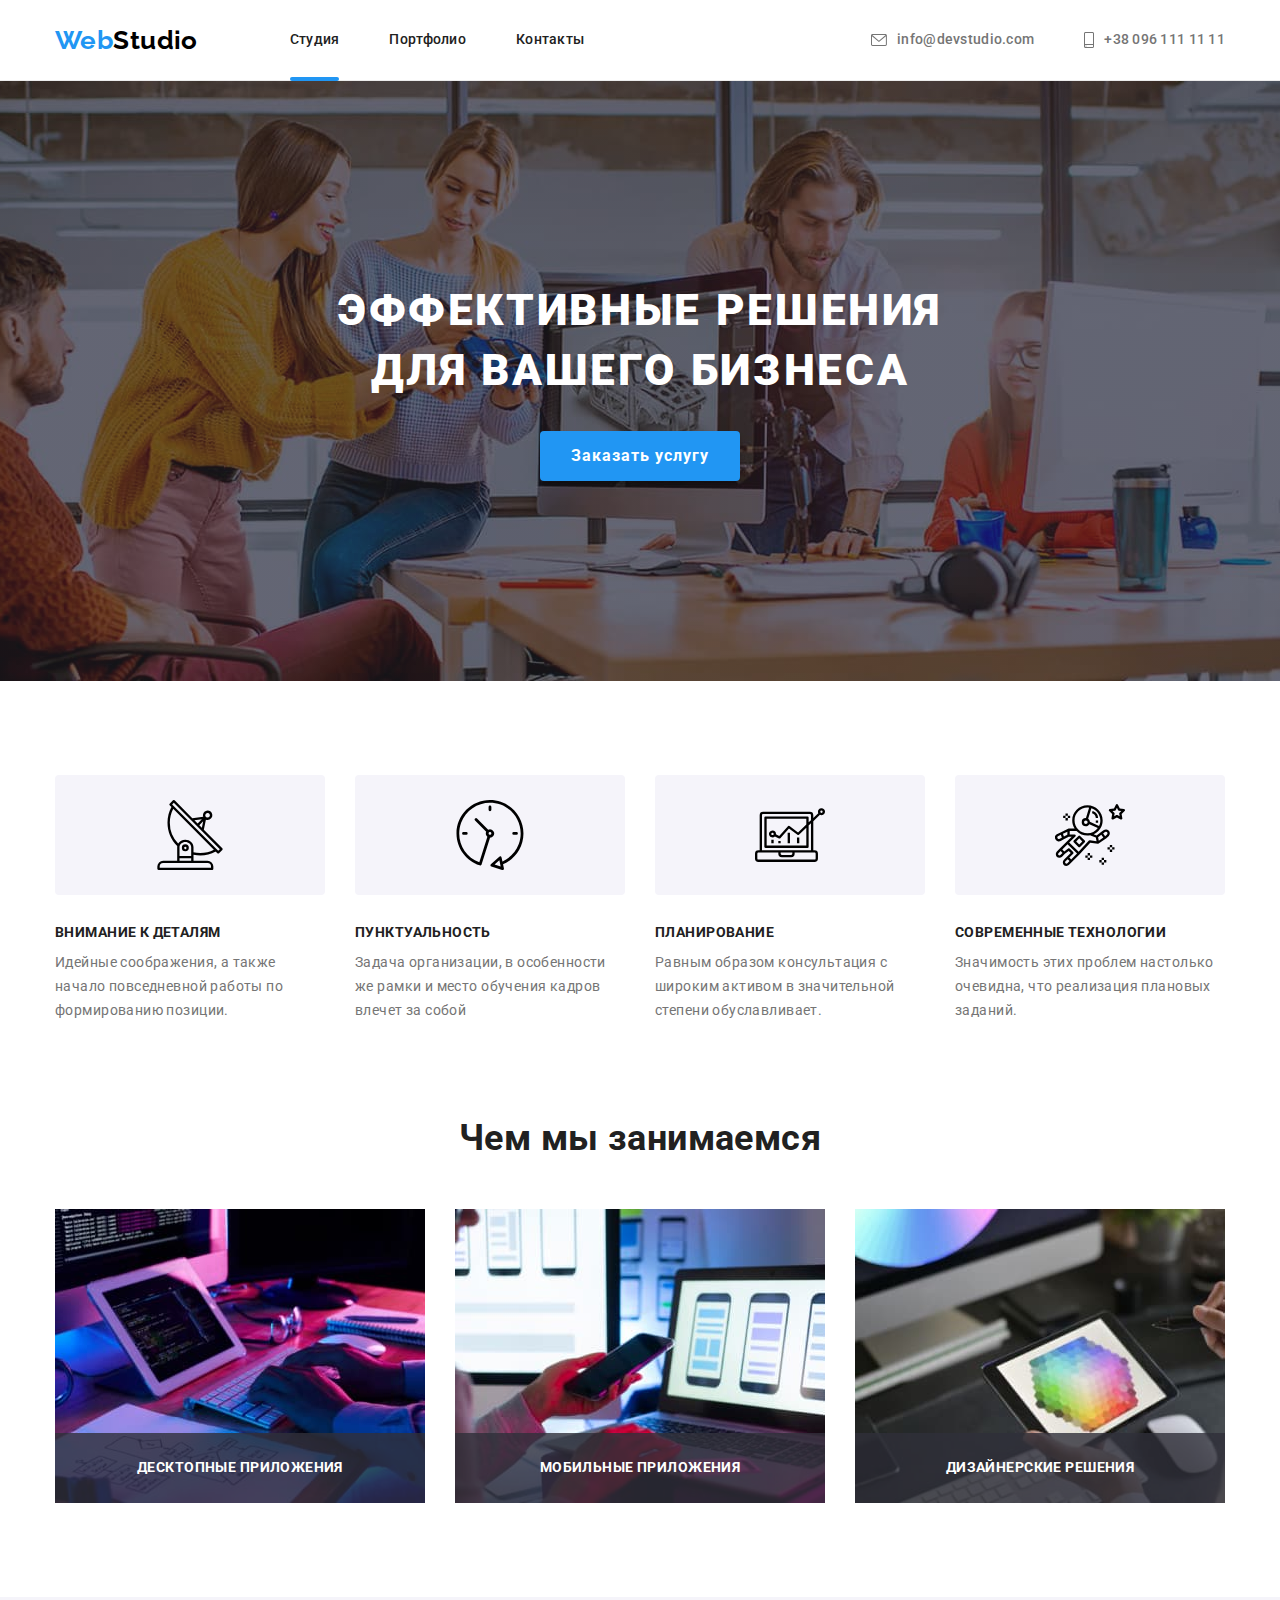
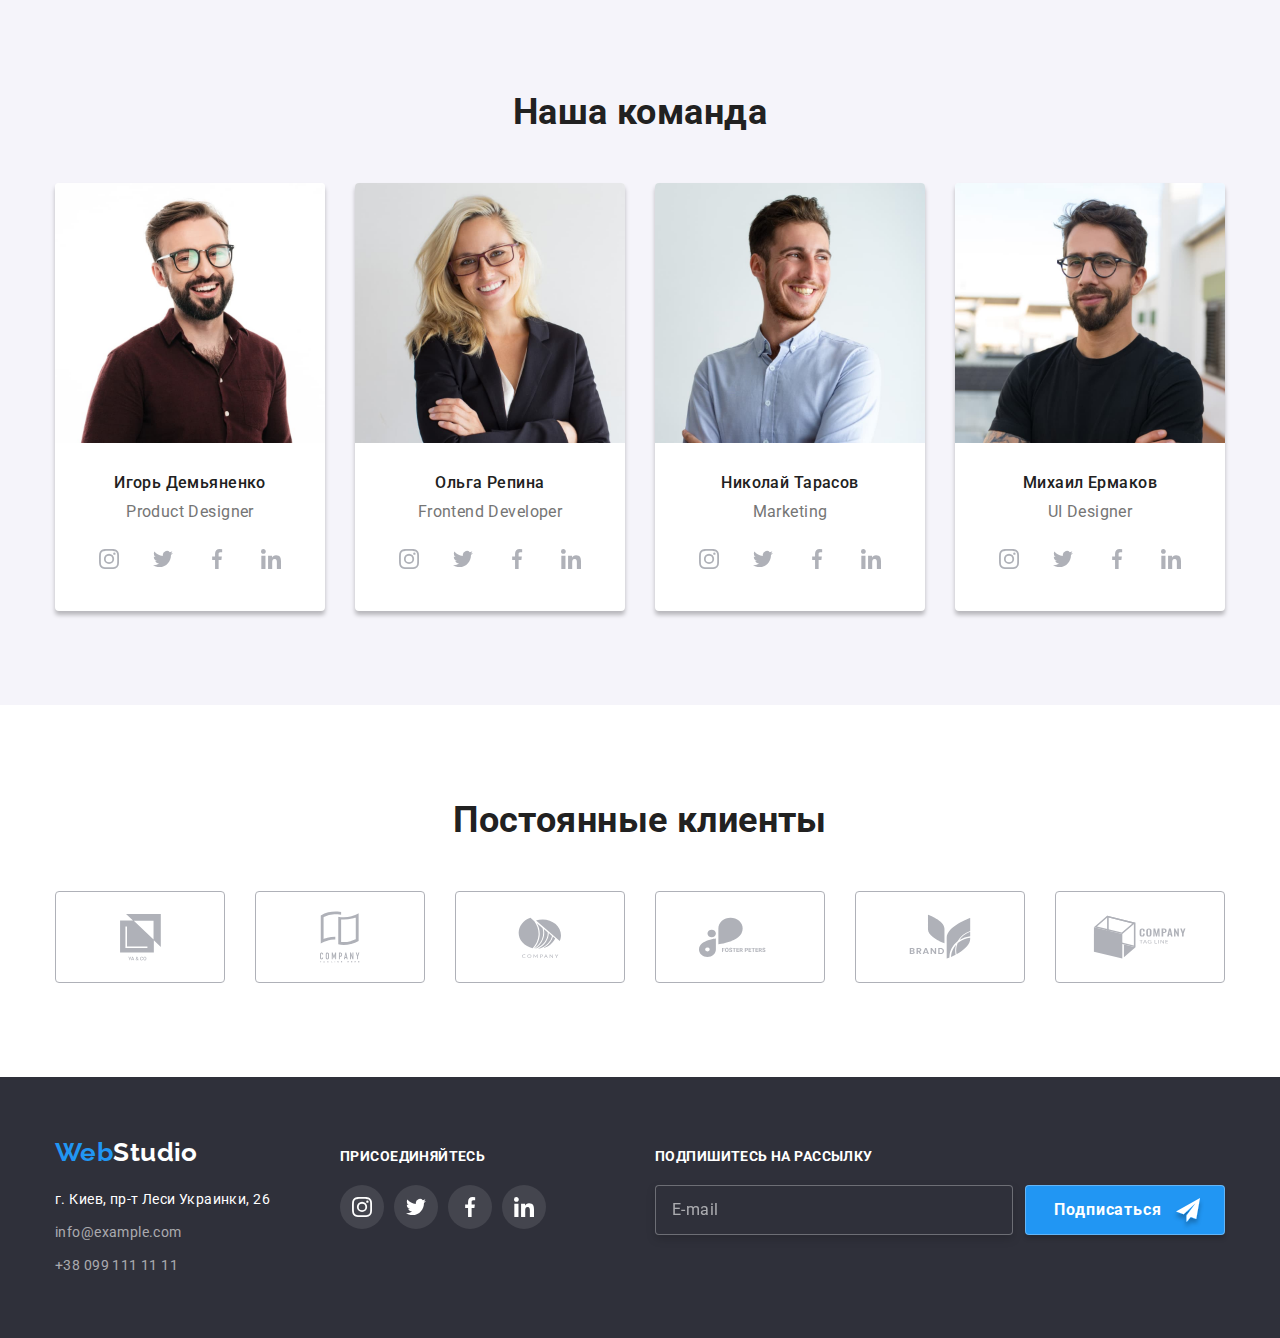
<file: index.html>
<!DOCTYPE html>
<html lang="ru">
<head>
    <meta charset="UTF-8">
    <meta name="viewport" content="width=device-width, initial-scale=1.0">
    <title>WebStudio</title>
    <link rel="preconnect" href="https://fonts.googleapis.com">
    <link rel="preconnect" href="https://fonts.gstatic.com" crossorigin>
    <link href="https://fonts.googleapis.com/css2?family=Raleway:wght@700&family=Roboto:wght@400;500;700;900&display=swap" rel="stylesheet">
    <link rel="stylesheet" href="https://cdnjs.cloudflare.com/ajax/libs/modern-normalize/1.1.0/modern-normalize.min.css">
    <link rel="stylesheet" href="./css/main.min.css">
</head>
<body>
    <!-- Header -->
    <header class="header">
        <div class="conteiner main-nav">
            <nav class="navigation">
                <a class="logo link" href="./index.html"><span class="logo__accent">Web</span>Studio</a>
                <ul class="navigation-list list">
                    <li class="navigation-list__item">
                        <a class="navigation-list__link link current" href="./index.html">Студия</a>
                    </li>
                    <li class="navigation-list__item">
                        <a class="navigation-list__link link" href="./portfolio.html">Портфолио</a>
                    </li>
                    <li class="navigation-list__item">
                        <a class="navigation-list__link link" href="">Контакты</a>
                    </li>
                </ul>
            </nav>
            <ul class="info-list list">
                <li class="info-list__item">
                    <a class="info-list__link link" href="mailto:info@devstudio.com">
                            <svg class="info-list__svg" width="16" height="12">
                                <use href="./images/icons.svg#envelope"></use>
                            </svg>
                        info@devstudio.com
                    </a>
                </li>
                <li class="info-list__item">
                    <a class="info-list__link link" href="tel:+380961111111">
                            <svg class="info-list__svg" width="10" height="16">
                                <use href="./images/icons.svg#smartphone"></use>
                            </svg>
                            +38 096 111 11 11
                    </a>
                </li>
            </ul>
        </div>
    </header>
    <main>
            <!-- Hero -->
        <section class="hero">
            <div class="conteiner">
                <h1 class="hero__title">Эффективные решения для вашего бизнеса</h1>
                <button class="btn hero__btn" type="button" data-modal-open>Заказать услугу</button>
            </div>
        </section>
        <!-- About us -->
        <section class="about-us section">
            <div class="conteiner">
                <h2 class="visually-hidden">Наши преимущества</h2>
                <ul class="about-us__list list">
                    <li class="about-us__item">
                        <div class="about-us__icon">
                            <svg class="about-us__svg" width="70" height="70">
                                <use href="./images/icons.svg#antenna"></use>
                            </svg>
                        </div>
                        <h3 class="about-us__title">Внимание к деталям</h3>
                        <p class="about-us__text">Идейные соображения, а также начало повседневной работы по формированию позиции.</p>
                    </li>
                    <li class="about-us__item">
                        <div class="about-us__icon">
                            <svg class="about-us__svg" width="70" height="70">
                                <use href="./images/icons.svg#clock"></use>
                            </svg>
                        </div>
                        <h3 class="about-us__title">Пунктуальность</h3>
                        <p class="about-us__text">Задача организации, в особенности же рамки и место обучения кадров влечет за собой</p>
                    </li>
                    <li class="about-us__item">
                        <div class="about-us__icon">
                            <svg class="about-us__svg" width="70" height="70">
                                <use href="./images/icons.svg#diagram"></use>
                            </svg>
                        </div>
                        <h3 class="about-us__title">Планирование</h3>
                        <p class="about-us__text">Равным образом консультация с широким активом в значительной степени обуславливает.</p>
                    </li>
                    <li class="about-us__item">
                        <div class="about-us__icon">
                            <svg class="about-us__svg" width="70" height="70">
                                <use href="./images/icons.svg#astronaut"></use>
                            </svg>
                        </div>
                        <h3 class="about-us__title">Современные технологии</h3>
                        <p class="about-us__text">Значимость этих проблем настолько очевидна, что реализация плановых заданий.</p>
                    </li>
                </ul>
            </div>
        </section>
        <!-- Our work -->
        <section class="our-work">
            <div class="conteiner">
                <h2 class="title">Чем мы занимаемся</h2>
                <ul class="our-work__list list">
                    <li class="our-work__item">
                        <div class="our-work__content">
                            <p class="our-work__text">Десктопные приложения</p>
                        </div>
                        <img class="our-work__img" src="./images/box1.jpg" alt="Ноутбук" width="370" height="294">
                    </li>
                    <li class="our-work__item">
                        <div class="our-work__content">
                            <p class="our-work__text">Мобильные приложения</p>
                        </div>
                        <img class="our-work__img" src="./images/box2.jpg" alt="Телефон" width="370" height="294">
                    </li>
                    <li class="our-work__item">
                        <div class="our-work__content">
                            <p class="our-work__text">Дизайнерские решения</p>
                        </div>
                        <img class="our-work__img" src="./images/box3.jpg" alt="Планшет" width="370" height="294">
                    </li>
                </ul>
            </div>
        </section>
        <!-- Our team -->
        <section class="our-team section">
            <div class="conteiner">
                <h2 class="title">Наша команда</h2>
                <ul class="our-team__list list">
                    <li class="our-team__item">
                        <img class="our-team__img" src="./images/img1.jpg" alt="Product Designer" width="270" height="260">
                        <div class="our-team__info">
                            <h3 class="our-team__name">Игорь Демьяненко</h3>
                            <p class="our-team__text" lang="en">Product Designer</p>
                            <ul class="social-list list">
                                <li class="social-list__item">
                                    <a href="" class="social-list__link our-team__social-list">
                                        <svg class="social-list__icon" width="20" height="20">
                                            <use href="./images/icons.svg#instagram"></use>
                                        </svg>
                                    </a>
                                </li>
                                <li class="social-list__item">
                                    <a href="" class="social-list__link our-team__social-list">
                                        <svg class="social-list__icon" width="20" height="20">
                                            <use href="./images/icons.svg#twitter"></use>
                                        </svg>
                                    </a>
                                </li>
                                <li class="social-list__item">
                                    <a href="" class="social-list__link our-team__social-list">
                                        <svg class="social-list__icon" width="20" height="20">
                                            <use href="./images/icons.svg#facebook"></use>
                                        </svg>
                                    </a>
                                </li>
                                <li class="social-list__item">
                                    <a href="" class="social-list__link our-team__social-list">
                                        <svg class="social-list__icon" width="20" height="20">
                                            <use href="./images/icons.svg#linkedin"></use>
                                        </svg>
                                    </a>
                                </li>
                            </ul>
                        </div>
                    </li>
                    <li class="our-team__item">
                        <img class="our-team__img" src="./images/img2.jpg" alt="Frontend Developer" width="270" height="260">
                        <div class="our-team__info">
                            <h3 class="our-team__name">Ольга Репина</h3>
                            <p class="our-team__text" lang="en">Frontend Developer</p>
                            <ul class="social-list list">
                                <li class="social-list__item">
                                    <a href="" class="social-list__link our-team__social-list">
                                        <svg class="social-list__icon" width="20" height="20">
                                            <use href="./images/icons.svg#instagram"></use>
                                        </svg>
                                    </a>
                                </li>
                                <li class="social-list__item">
                                    <a href="" class="social-list__link our-team__social-list">
                                        <svg class="social-list__icon" width="20" height="20">
                                            <use href="./images/icons.svg#twitter"></use>
                                        </svg>
                                    </a>
                                </li>
                                <li class="social-list__item">
                                    <a href="" class="social-list__link our-team__social-list">
                                        <svg class="social-list__icon" width="20" height="20">
                                            <use href="./images/icons.svg#facebook"></use>
                                        </svg>
                                    </a>
                                </li>
                                <li class="social-list__item">
                                    <a href="" class="social-list__link our-team__social-list">
                                        <svg class="social-list__icon" width="20" height="20">
                                            <use href="./images/icons.svg#linkedin"></use>
                                        </svg>
                                    </a>
                                </li>
                            </ul>
                        </div>
                    </li>
                    <li class="our-team__item">
                        <img class="our-team__img" src="./images/img3.jpg" alt="Marketing" width="270" height="260">
                        <div class="our-team__info">
                            <h3 class="our-team__name">Николай Тарасов</h3>
                            <p class="our-team__text" lang="en">Marketing</p>
                            <ul class="social-list list">
                                <li class="social-list__item">
                                    <a href="" class="social-list__link our-team__social-list">
                                        <svg class="social-list__icon" width="20" height="20">
                                            <use href="./images/icons.svg#instagram"></use>
                                        </svg>
                                    </a>
                                </li>
                                <li class="social-list__item">
                                    <a href="" class="social-list__link our-team__social-list">
                                        <svg class="social-list__icon" width="20" height="20">
                                            <use href="./images/icons.svg#twitter"></use>
                                        </svg>
                                    </a>
                                </li>
                                <li class="social-list__item">
                                    <a href="" class="social-list__link our-team__social-list">
                                        <svg class="social-list__icon" width="20" height="20">
                                            <use href="./images/icons.svg#facebook"></use>
                                        </svg>
                                    </a>
                                </li>
                                <li class="social-list__item">
                                    <a href="" class="social-list__link our-team__social-list">
                                        <svg class="social-list__icon" width="20" height="20">
                                            <use href="./images/icons.svg#linkedin"></use>
                                        </svg>
                                    </a>
                                </li>
                            </ul>
                        </div>
                    </li>
                    <li class="our-team__item">
                        <img class="our-team__img" src="./images/img4.jpg" alt="UI Designer" width="270" height="260">
                        <div class="our-team__info">
                            <h3 class="our-team__name">Михаил Ермаков</h3>
                            <p class="our-team__text" lang="en">UI Designer</p>
                            <ul class="social-list list">
                                <li class="social-list__item">
                                    <a href="" class="social-list__link our-team__social-list">
                                        <svg class="social-list__icon" width="20" height="20">
                                            <use href="./images/icons.svg#instagram"></use>
                                        </svg>
                                    </a>
                                </li>
                                <li class="social-list__item">
                                    <a href="" class="social-list__link our-team__social-list">
                                        <svg class="social-list__icon" width="20" height="20">
                                            <use href="./images/icons.svg#twitter"></use>
                                        </svg>
                                    </a>
                                </li>
                                <li class="social-list__item">
                                    <a href="" class="social-list__link our-team__social-list">
                                        <svg class="social-list__icon" width="20" height="20">
                                            <use href="./images/icons.svg#facebook"></use>
                                        </svg>
                                    </a>
                                </li>
                                <li class="social-list__item">
                                    <a href="" class="social-list__link our-team__social-list">
                                        <svg class="social-list__icon" width="20" height="20">
                                            <use href="./images/icons.svg#linkedin"></use>
                                        </svg>
                                    </a>
                                </li>
                            </ul>
                        </div>
                    </li>
                </ul>
            </div>
        </section>
        <section class="client section">
            <div class="conteiner">
            <h2 class="title">Постоянные клиенты</h2>
            <ul class="client__list list">
                <li class="client__item">
                    <a href="" class="client__link">
                        <svg class="client__svg" width="41" height="46.7">
                            <use href="./images/icons.svg#client-one"></use>
                        </svg>
                    </a>
                </li>
                <li class="client__item">
                    <a href="" class="client__link">
                        <svg class="client__svg" width="40" height="52">
                            <use href="./images/icons.svg#client-two"></use>
                        </svg>
                    </a>
                </li>
                <li class="client__item">
                    <a href="" class="client__link">
                        <svg class="client__svg" width="43.46" height="41.18">
                            <use href="./images/icons.svg#client-three"></use>
                        </svg>
                    </a>
                </li>
                <li class="client__item">
                    <a href="" class="client__link">
                        <svg class="client__svg" width="84.44" height="40.62">
                            <use href="./images/icons.svg#client-four"></use>
                        </svg>
                    </a>
                </li>
                <li class="client__item">
                    <a href="" class="client__link">
                        <svg class="client__svg" width="62.54" height="45.43">
                            <use href="./images/icons.svg#client-five"></use>
                        </svg>
                    </a>
                </li>
                <li class="client__item">
                    <a href="" class="client__link">
                        <svg class="client__svg" width="93.79" height="43.93">
                            <use href="./images/icons.svg#client-six"></use>
                        </svg>
                    </a>
                </li>
            </ul>
            </div>

        </section>
    </main>
 
    <!-- Footer -->
    <footer class="footer">
        <div class="conteiner footer__conteiner">
            <div class="footer-info">
                <a class="logo footer__logo link" href="./index.html"><span class="logo__accent">Web</span>Studio</a>
                <address class="address">
                    <ul class="address__list list">
                        <li class="address__item">
                            <p class="address__text">г. Киев, пр-т Леси Украинки, 26</p>
                        </li>
                        <li class="address__item">
                            <a class="address__link link" href="mailto:info@example.com">info@example.com</a>
                        </li>
                        <li class="address__item">
                            <a class="address__link link" href="tel:+380991111111">+38 099 111 11 11</a>
                        </li>
                    </ul>
                
                </address> 
            </div>
            <div class="subscription">
                <p class="footer__title">Присоединяйтесь</p>
                <ul class="subscription__list list">
                    <li class="subscription__item">
                        <a href="" class="social-list__link subscription__link">
                            <svg class="subscription__icon" width="20" height="20">
                                <use href="./images/icons.svg#instagram"></use>
                            </svg>
                        </a>
                    </li>
                    <li class="subscription__item">
                        <a href="" class="social-list__link subscription__link">
                            <svg class="subscription__icon" width="20" height="20">
                                <use href="./images/icons.svg#twitter"></use>
                            </svg>
                        </a>
                    </li>
                    <li class="subscription__item">
                        <a href="" class="social-list__link subscription__link">
                            <svg class="subscription__icon" width="20" height="20">
                                <use href="./images/icons.svg#facebook"></use>
                            </svg>
                        </a>
                    </li>
                    <li class="subscription__item">
                        <a href="" class="social-list__link subscription__link">
                            <svg class="subscription__icon" width="20" height="20">
                                <use href="./images/icons.svg#linkedin"></use>
                            </svg>
                        </a>
                    </li>
                </ul>


            </div>
            <div class="send">
                <p class="footer__title">Подпишитесь на рассылку</p>
                <form class="send__form">
                    <label for="footer-name"></label>
                    <input type="email" class="send__input" name="footer-name" id="footer-name" placeholder="E-mail">
                    <button type="submit" class="btn send__btn"><span class="send__text">Подписаться</span></button>

                </form>

            </div>
        </div>
    </footer>

    <!-- MODAL -->
    <div class="backdrop is-hidden" data-modal>
        <div class="modal">
            <button type="button" class="close-btn" data-modal-close>
                <svg class="close-btn__svg" width="11" height="11">
                    <use href="./images/icons.svg#close"></use>
                </svg>
            </button>
            <p class="modal__title">Оставьте свои данные, мы вам перезвоним</p>
            <form class="form">
                <div class="form__group">
                    <label for="user-name" class="form__label"><span class="form__text">Имя</span></label>
                    <div class="form__part">
                        <input type="text" class="form__input" name="user-name" id="user-name">
                        <svg class="form__svg" width="18" height="18">
                            <use href="./images/icons.svg#person-modal"></use>
                        </svg>
                    </div>

                </div>
                <div class="form__group">
                    <label for="tel" class="form__label"><span class="form__text">Телефон</span></label>
                    <div class="form__part">
                        <input type="tel" class="form__input" name="tel" id="tel">
                        <svg class="form__svg" width="18" height="18">
                            <use href="./images/icons.svg#phone-modal"></use>
                        </svg>
                    </div>

                </div>
                <div class="form__group">
                    <label for="mail" class="form__label"><span class="form__text">Почта</span></label>
                    <div class="form__part">
                        <input type="email" class="form__input" name="mail" id="mail">
                        <svg class="form__svg" width="18" height="18">
                            <use href="./images/icons.svg#email-modal"></use>
                        </svg>
                    </div>

                </div>
                <div class="form__group">
                    <label for="comment" class="form__label"><span class="form__text">Комментарий</span></label>
                    <textarea class="form__textarea" name="comment" id="comment" placeholder="Введите текст"></textarea>
                </div>
                <div class="checkbox">
                    <input type="checkbox" class="checkbox__input" name="polyci" id="policy">
                    <label for="policy" class="checkbox__label">
                        <span class="checkbox__text">Соглашаюсь с рассылкой и принимаю <a href="" class="checkbox__link">Условия договора</a></span>
                    </label>
                        
                                  

                </div>

                <div class="form__btn">
                    <button type="submit" class=" btn form__btn--send">Отправить</button>
                </div>

            </form>
        </div>
    </div>
    <script src="./js/modal.js"></script>
</body>
</html>
</file>
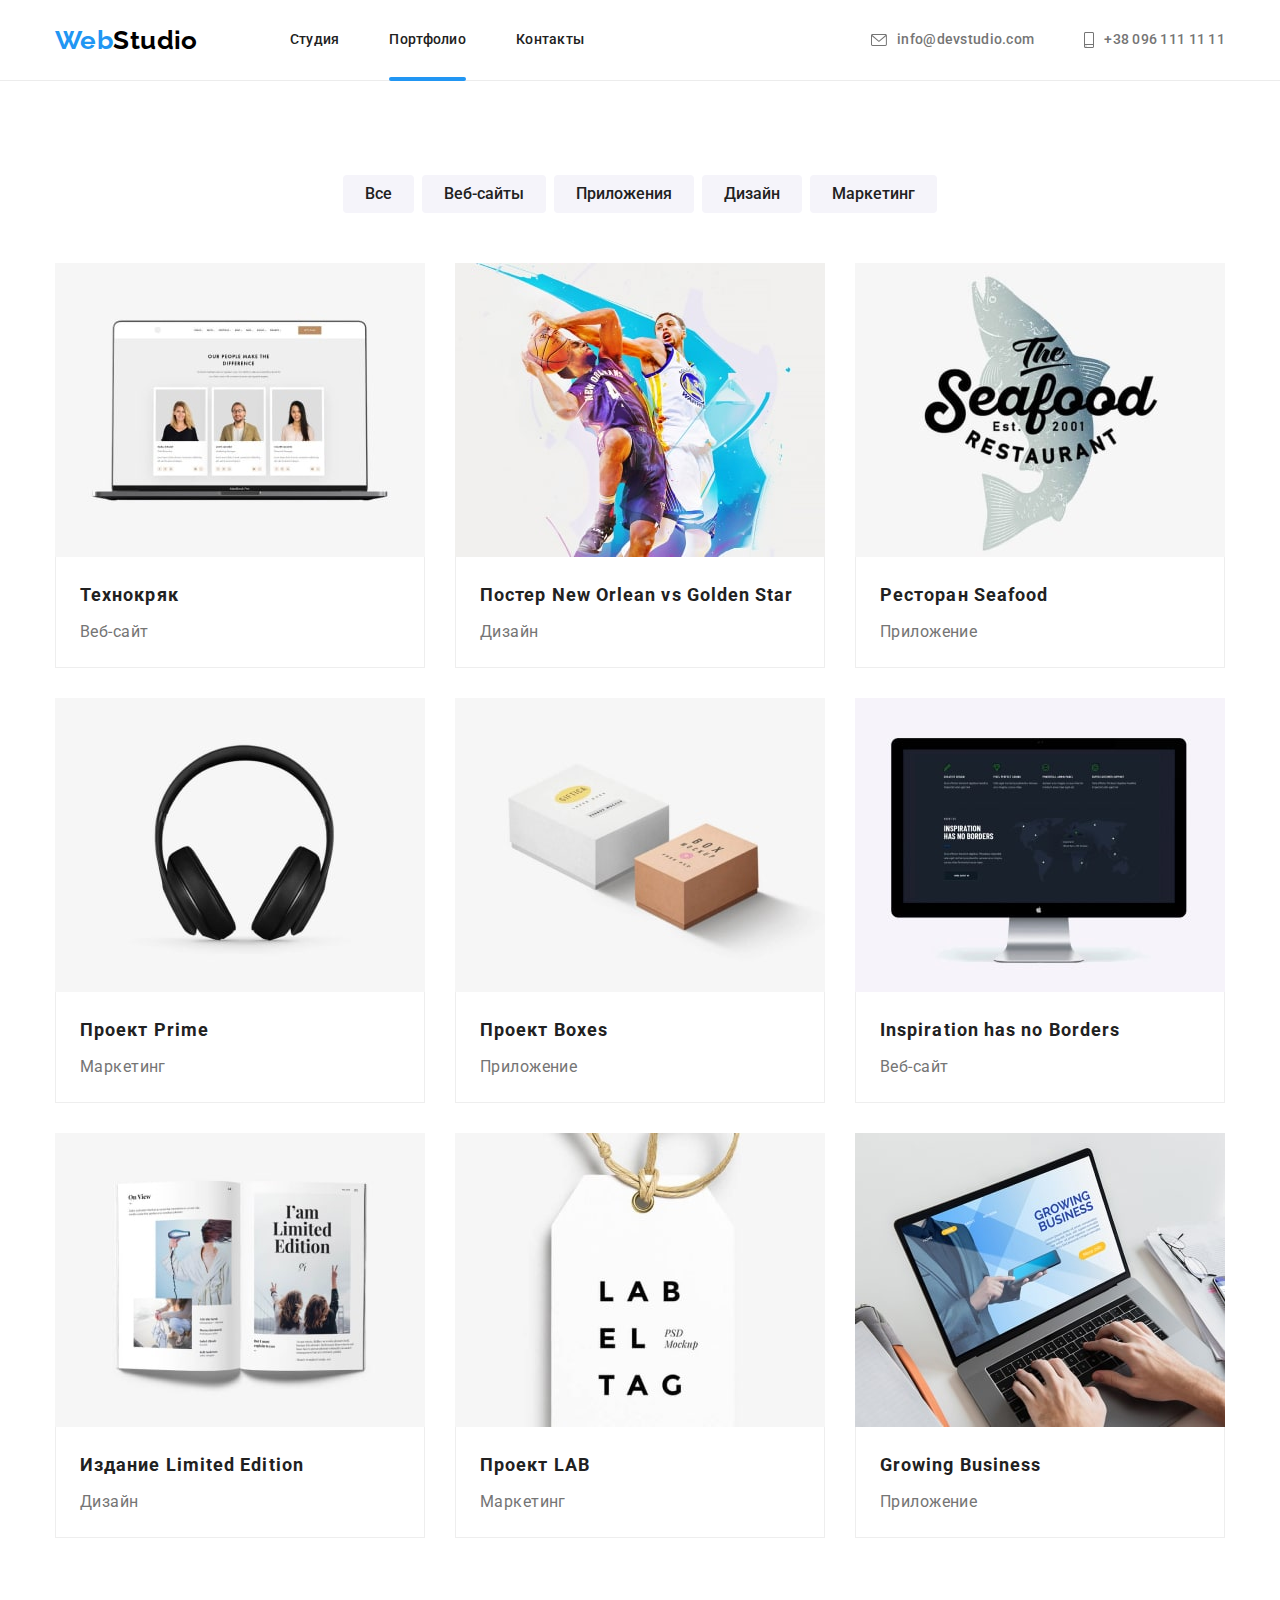
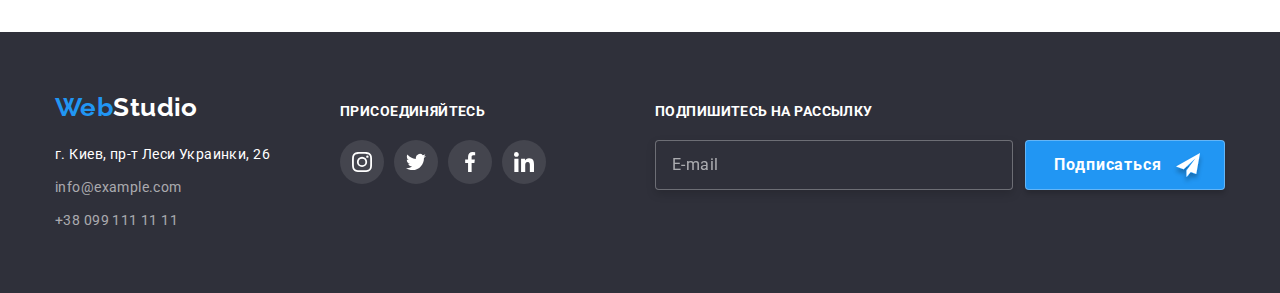
<file: portfolio.html>
<!DOCTYPE html>
<html lang="ru">
<head>
    <meta charset="UTF-8">
    <meta name="viewport" content="width=device-width, initial-scale=1.0">
    <title>WebStudio</title>
    <link rel="preconnect" href="https://fonts.googleapis.com">
    <link rel="preconnect" href="https://fonts.gstatic.com" crossorigin>
    <link href="https://fonts.googleapis.com/css2?family=Raleway:wght@700&family=Roboto:wght@400;500;700;900&display=swap" rel="stylesheet">
    <link rel="stylesheet" href="https://cdnjs.cloudflare.com/ajax/libs/modern-normalize/1.1.0/modern-normalize.min.css">
    <link rel="stylesheet" href="./css/main.min.css">
</head>
<body>
     <!-- Header -->
     <header class="header">
        <div class="conteiner main-nav">
            <nav class="navigation">
                <a class="logo link" href="./index.html"><span class="logo__accent">Web</span>Studio</a>
                <ul class="navigation-list list">
                    <li class="navigation-list__item">
                        <a class="navigation-list__link link " href="./index.html">Студия</a>
                    </li>
                    <li class="navigation-list__item">
                        <a class="navigation-list__link link current" href="./portfolio.html">Портфолио</a>
                    </li>
                    <li class="navigation-list__item">
                        <a class="navigation-list__link link" href="">Контакты</a>
                    </li>
                </ul>
            </nav>
            <ul class="info-list list">
                <li class="info-list__item">
                    <a class="info-list__link link" href="mailto:info@devstudio.com">
                            <svg class="info-list__svg" width="16" height="12">
                                <use href="./images/icons.svg#envelope"></use>
                            </svg>
                        info@devstudio.com
                    </a>
                </li>
                <li class="info-list__item">
                    <a class="info-list__link link" href="tel:+380961111111">
                            <svg class="info-list__svg" width="10" height="16">
                                <use href="./images/icons.svg#smartphone"></use>
                            </svg>
                            +38 096 111 11 11
                    </a>
                </li>
            </ul>
        </div>
    </header>
    <!-- Portfolio -->
    <main>
        <section class="portfolio section">
            <div class="conteiner">
                <h1 class="visually-hidden">Portfolio</h1>
                <ul class="menu list">
                    <li class="menu__item">
                        <button class="menu__btn" type="button">Все</button>
                    </li>
                    <li class="menu__item">
                        <button class="menu__btn" type="button">Веб-сайты</button>
                    </li>
                    <li class="menu__item">
                        <button class="menu__btn" type="button">Приложения</button>
                    </li>
                    <li class="menu__item">
                        <button class="menu__btn" type="button">Дизайн</button>
                    </li>
                    <li class="menu__item">
                        <button class="menu__btn" type="button">Маркетинг</button>
                    </li>
                </ul>
                <ul class="portfolio__list list">
                    <li class="portfolio__item">
                        <a class="portfolio__link link" href="">
                            <div class="portfolio__overlay">
                                <img class="portfolio__img" src="./images/portfolio1.jpg" alt="Компания 1" width="370" height="294">
                                <p class="portfolio__text">Ресурс предлагает комплексные предложения с разным уровнем функционала и сервисов. Все это позволит посетителю получить исчерпывающие сведения о компании или частном лице.</p>

                            </div>
                            
                            <div class="portfolio__info">
                                <h2 class="portfolio__title">Технокряк</h2>
                                <p class="portfolio__name">Веб-сайт</p>
                            </div>
                        </a>
                    </li>
                    <li class="portfolio__item">
                        <a class="portfolio__link link" href="">
                            <div class="portfolio__overlay">
                                <img class="portfolio__img" src="./images/portfolio2.jpg" alt="Компания 2" width="370" height="294">
                                <p class="portfolio__text">Ресурс предлагает комплексные предложения с разным уровнем функционала и сервисов. Все это позволит посетителю получить исчерпывающие сведения о компании или частном лице.</p>

                            </div>
                            
                            <div class="portfolio__info">
                                <h2 class="portfolio__title">Постер New Orlean vs Golden Star</h2>
                                <p class="portfolio__name">Дизайн</p>
                            </div>
                        </a>
                    </li>
                    <li class="portfolio__item">
                        <a class="portfolio__link link" href="">
                            <div class="portfolio__overlay">
                                <img class="portfolio__img" src="./images/portfolio3.jpg" alt="Компания 3" width="370" height="294">
                                <p class="portfolio__text">Ресурс предлагает комплексные предложения с разным уровнем функционала и сервисов. Все это позволит посетителю получить исчерпывающие сведения о компании или частном лице.</p>

                            </div>
                            <div class="portfolio__info">
                                <h2 class="portfolio__title">Ресторан Seafood</h2>
                                <p class="portfolio__name">Приложение</p>
                            </div>
                        </a>
                    </li>
                    <li class="portfolio__item">
                        <a class="portfolio__link link" href="">
                            <div class="portfolio__overlay">
                                <img class="portfolio__img" src="./images/portfolio4.jpg" alt="Компания 4" width="370" height="294">
                                <p class="portfolio__text">Ресурс предлагает комплексные предложения с разным уровнем функционала и сервисов. Все это позволит посетителю получить исчерпывающие сведения о компании или частном лице.</p>

                            </div>
                           
                            <div class="portfolio__info">
                                <h2 class="portfolio__title">Проект Prime</h2>
                                <p class="portfolio__name">Маркетинг</p>
                            </div>
                        </a>
                    </li>
                    <li class="portfolio__item">
                        <a class="portfolio__link link" href="">
                            <div class="portfolio__overlay">
                                <img class="portfolio__img" src="./images/portfolio5.jpg" alt="Компания 5" width="370" height="294">
                                <p class="portfolio__text">Ресурс предлагает комплексные предложения с разным уровнем функционала и сервисов. Все это позволит посетителю получить исчерпывающие сведения о компании или частном лице.</p>

                            </div>
                            
                            <div class="portfolio__info">
                                <h2 class="portfolio__title">Проект Boxes</h2>
                                <p class="portfolio__name">Приложение</p>
                            </div>
                        </a>
                    </li>
                    <li class="portfolio__item">
                        <a class="portfolio__link link" href="">
                            <div class="portfolio__overlay">
                                <img class="portfolio__img" src="./images/portfolio6.jpg" alt="Компания 6" width="370" height="294">
                                <p class="portfolio__text">Ресурс предлагает комплексные предложения с разным уровнем функционала и сервисов. Все это позволит посетителю получить исчерпывающие сведения о компании или частном лице.</p>

                            </div>
                            
                            <div class="portfolio__info">
                                <h2 class="portfolio__title">Inspiration has no Borders</h2>
                                <p class="portfolio__name">Веб-сайт</p>
                            </div>
                        </a>
                    </li>
                    <li class="portfolio__item">
                        <a class="portfolio__link link" href="">
                            <div class="portfolio__overlay">
                                <img class="portfolio__img" src="./images/portfolio7.jpg" alt="Компания 7" width="370" height="294">
                                <p class="portfolio__text">Ресурс предлагает комплексные предложения с разным уровнем функционала и сервисов. Все это позволит посетителю получить исчерпывающие сведения о компании или частном лице.</p>

                            </div>
                            
                            <div class="portfolio__info">
                                <h2 class="portfolio__title">Издание Limited Edition</h2>
                                <p class="portfolio__name">Дизайн</p>
                            </div>
                        </a>
                    </li>
                    <li class="portfolio__item">
                        <a class="portfolio__link link" href="">
                            <div class="portfolio__overlay">
                                <img class="portfolio__img" src="./images/portfolio8.jpg" alt="Компания 8" width="370" height="294">
                                <p class="portfolio__text">Ресурс предлагает комплексные предложения с разным уровнем функционала и сервисов. Все это позволит посетителю получить исчерпывающие сведения о компании или частном лице.</p>

                            </div>
                            
                            <div class="portfolio__info">
                                <h2 class="portfolio__title">Проект LAB</h2>
                                <p class="portfolio__name">Маркетинг</p>
                            </div>
                        </a>
                    </li>
                    <li class="portfolio__item">
                        <a class="portfolio__link link" href="">
                            <div class="portfolio__overlay">
                                <img class="portfolio__mg" src="./images/portfolio9.jpg" alt="Компания 9" width="370" height="294">
                                <p class="portfolio__text">Ресурс предлагает комплексные предложения с разным уровнем функционала и сервисов. Все это позволит посетителю получить исчерпывающие сведения о компании или частном лице.</p>

                            </div>
                            
                            <div class="portfolio__info">
                                <h2 class="portfolio__title">Growing Business</h2>
                                <p class="portfolio__name">Приложение</p>
                            </div>
                        </a>
                    </li>
                </ul>
            </div>

        </section>
    </main>
    <!-- footer -->
    <footer class="footer">
        <div class="conteiner footer__conteiner">
            <div class="footer-info">
                <a class="logo footer__logo link" href="./index.html"><span class="logo__accent">Web</span>Studio</a>
                <address class="address">
                    <ul class="address__list list">
                        <li class="address__item">
                            <p class="address__text">г. Киев, пр-т Леси Украинки, 26</p>
                        </li>
                        <li class="address__item">
                            <a class="address__link link" href="mailto:info@example.com">info@example.com</a>
                        </li>
                        <li class="address__item">
                            <a class="address__link link" href="tel:+380991111111">+38 099 111 11 11</a>
                        </li>
                    </ul>
                
                </address> 
            </div>
            <div class="subscription">
                <p class="footer__title">Присоединяйтесь</p>
                <ul class="subscription__list list">
                    <li class="subscription__item">
                        <a href="" class="social-list__link subscription__link">
                            <svg class="subscription__icon" width="20" height="20">
                                <use href="./images/icons.svg#instagram"></use>
                            </svg>
                        </a>
                    </li>
                    <li class="subscription__item">
                        <a href="" class="social-list__link subscription__link">
                            <svg class="subscription__icon" width="20" height="20">
                                <use href="./images/icons.svg#twitter"></use>
                            </svg>
                        </a>
                    </li>
                    <li class="subscription__item">
                        <a href="" class="social-list__link subscription__link">
                            <svg class="subscription__icon" width="20" height="20">
                                <use href="./images/icons.svg#facebook"></use>
                            </svg>
                        </a>
                    </li>
                    <li class="subscription__item">
                        <a href="" class="social-list__link subscription__link">
                            <svg class="subscription__icon" width="20" height="20">
                                <use href="./images/icons.svg#linkedin"></use>
                            </svg>
                        </a>
                    </li>
                </ul>


            </div>
            <div class="send">
                <p class="footer__title">Подпишитесь на рассылку</p>
                <form class="send__form">
                    <label for="footer-name"></label>
                    <input type="email" class="send__input" name="footer-name" id="footer-name" placeholder="E-mail">
                    <button type="submit" class="btn send__btn"><span class="send__text">Подписаться</span></button>

                </form>

            </div>
        </div>
    </footer>
    
</body>
</html>
</file>
<file: css/main.min.css>
.visually-hidden{position:absolute;white-space:nowrap;width:1px;height:1px;overflow:hidden;border:0;padding:0;clip:rect(0 0 0 0);clip-path:inset(50%);margin:-1px}body{font-family:"Roboto",Tahoma,sans-serif;color:#212121;background-color:#fff;letter-spacing:0.03em;font-size:14px}p,h1,h2,h3,h4,h5,h6{margin:0}ul{padding-left:0;margin:0}img{display:block;max-width:100%;height:auto}.link{text-decoration:none}.list{list-style:none}.conteiner{width:1200px;padding-left:15px;padding-right:15px;margin:0 auto}.section{padding-top:94px;padding-bottom:94px}.btn{font-family:"Roboto";font-weight:700;font-size:16px;line-height:1.88;letter-spacing:0.06em;border-radius:4px;color:#fff;background-color:#2196F3;cursor:pointer;min-width:200px;height:50px}.title{margin-bottom:50px;font-size:36px;line-height:1.17;text-align:center}.social-list{display:flex;justify-content:space-between;margin-top:16px}.social-list__link{display:flex;justify-content:center;align-items:center;width:44px;height:44px;border-radius:50%}.social-list__link:hover,.social-list__link:focus{background-color:#2196F3;fill:#fff}.header{border-bottom:1px solid #ECECEC}.main-nav{display:flex;align-items:center;justify-content:space-between}.navigation{display:flex;align-items:center}.navigation-list{display:flex;margin-left:92px}.navigation-list__item:not(:last-child){margin-right:50px}.navigation-list__link{position:relative;display:block;padding-top:32px;padding-bottom:32px;font-weight:500;line-height:1.14;letter-spacing:0.02em;color:#212121;transition:color 250ms cubic-bezier(0.4, 0, 0.2, 1)}.navigation-list__link:hover,.navigation-list__link:focus{color:#2196F3}.current::after{content:"";display:block;position:absolute;bottom:-1px;height:4px;width:100%;border-radius:2px;background-color:#2196F3}.info-list{display:flex}.info-list__item:not(:last-child){margin-right:50px}.info-list__svg{margin-right:10px}.info-list__link{display:flex;align-items:center;padding-top:32px;padding-bottom:32px;font-weight:500;line-height:1.14;letter-spacing:0.02em;color:#757575;fill:#757575;transition:color 250ms cubic-bezier(0.4, 0, 0.2, 1),fill 250ms cubic-bezier(0.4, 0, 0.2, 1)}.info-list__link:hover,.info-list__link:focus{color:#2196F3;fill:#2196F3}.logo{font-family:"Raleway";font-weight:700;font-size:26px;line-height:1.19;color:#000}.logo__accent{color:#2196F3}.hero{padding-top:200px;padding-bottom:200px;text-align:center;height:600px;max-width:1600px;margin-left:auto;margin-right:auto;background-color:#2F303A;background-image:linear-gradient(rgba(47,48,58,0.4), rgba(47,48,58,0.4)),url(../images/hero.jpg);background-repeat:no-repeat;background-size:cover;background-position:center}.hero__title{width:696px;margin:0 auto;margin-bottom:30px;font-weight:900;font-size:44px;line-height:1.36;letter-spacing:0.06em;text-transform:uppercase;color:#fff}.hero .hero__btn{border:none;box-shadow:0px 4px 4px rgba(0,0,0,0.25)}.about-us__list{display:flex}.about-us__item{width:270px}.about-us__item:not(:last-child){margin-right:30px}.about-us__icon{display:flex;justify-content:center;align-items:center;height:120px;background-color:#F5F4FA;border-radius:4px;margin-bottom:30px}.about-us__title{margin-bottom:10px;font-size:14px;line-height:1.14;text-transform:uppercase}.about-us__text{line-height:1.71;color:#757575}.our-work{padding-bottom:94px}.our-work__list{display:flex}.our-work__item:not(:last-child){margin-right:30px}.our-work__item{position:relative}.our-work__content{display:flex;justify-content:center;align-items:center;position:absolute;bottom:0;left:0;width:100%;height:70px;background-color:rgba(47,48,58,0.8)}.our-work__text{font-weight:700;line-height:1.14;text-transform:uppercase;color:#fff}.our-team{background-color:#F5F4FA}.our-team__list{display:flex}.our-team__item{width:270px;border-radius:4px;overflow:hidden;background-color:#fff;box-shadow:0px 4px 4px 0px rgba(0,0,0,0.25)}.our-team__item:not(:last-child){margin-right:30px}.our-team__info{padding-top:30px;padding-bottom:30px;padding-right:32px;padding-left:32px;text-align:center}.our-team__name{margin-bottom:10px;font-weight:500;font-size:16px;line-height:1.19}.our-team__text{font-size:16px;line-height:1.19;color:#757575}.our-team__social-list{fill:#AFB1B8;transition:background-color 250ms cubic-bezier(0.4, 0, 0.2, 1),fill 250ms cubic-bezier(0.4, 0, 0.2, 1)}.client__list{display:flex}.client__link{display:flex;justify-content:center;align-items:center;width:170px;height:92px;border-radius:4px;fill:#AFB1B8;border:1px solid #AFB1B8;transition:border 250ms cubic-bezier(0.4, 0, 0.2, 1),fill 250ms cubic-bezier(0.4, 0, 0.2, 1)}.client__link:hover,.client__link:focus{border:1px solid #2196F3;fill:#2196F3}.client__item:not(:last-child){margin-right:30px}.footer{background-color:#2F303A;padding-top:60px;padding-bottom:60px}.footer__conteiner{display:flex;align-items:baseline}.footer__logo{color:#fff}.footer__title{font-weight:700;line-height:1.14;text-transform:uppercase;color:#FFFFFF;margin-bottom:20px}.address{margin-top:20px}.address__item:not(:last-child){margin-bottom:9px}.address__text{font-style:normal;line-height:1.71;color:#fff}.address__link{font-style:normal;line-height:1.71;color:rgba(255,255,255,0.6)}.subscription{margin-left:70px;margin-right:auto}.subscription__list{display:flex}.subscription__item:not(:last-child){margin-right:10px}.subscription__link{fill:#fff;background-color:rgba(255,255,255,0.1);transition:background-color 250ms cubic-bezier(0.4, 0, 0.2, 1)}.subscription__link:hover,.subscription__link:focus{background-color:#2196F3}.send__form{display:flex}.send__form input::placeholder{font-family:#2196F3;font-style:normal;font-weight:400;font-size:16px;line-height:1.25;align-items:center;letter-spacing:0.03em;color:rgba(255,255,255,0.6)}.send__input{width:358px;height:50px;border:1px solid rgba(255,255,255,0.3);filter:drop-shadow(0px 4px 4px rgba(0,0,0,0.15));border-radius:4px;background-color:#2F303A;padding-left:16px;color:#fff}.send__btn{border:1px solid rgba(255,255,255,0.3);box-shadow:0px 4px 4px rgba(0,0,0,0.15);margin-left:12px}.send__text{display:flex;justify-content:center;align-items:center}.send__text::after{content:url(../images/icon-send.svg);width:24px;height:24px;margin-left:10px}.backdrop{position:fixed;width:100%;height:100%;top:0;left:0;background-color:rgba(0,0,0,0.2);opacity:1;transition:opacity 250ms cubic-bezier(0.4, 0, 0.2, 1)}.modal{width:528px;background-color:#fff;border-radius:4px;box-shadow:0px 4px 4px rgba(0,0,0,0.25);position:absolute;top:50%;left:50%;transform:translate(-50%, -50%) scale(1, 1);transition:transform 250ms cubic-bezier(0.4, 0, 0.2, 1);padding:40px}.modal__title{font-weight:700;font-size:20px;line-height:1.15;text-align:center;margin-bottom:12px}.close-btn{position:absolute;top:8px;right:8px;display:flex;justify-content:center;align-items:center;width:30px;height:30px;background-color:#fff;border-radius:50%;border:1px solid rgba(0,0,0,0.1);transition:fill 250ms cubic-bezier(0.4, 0, 0.2, 1)}.close-btn:hover,.close-btn:focus{fill:#2196F3}.form{width:448px}.form__group{display:flex;flex-direction:column}.form__group:not(:last-child){margin-bottom:10px}.form__group:last-child{margin-bottom:20px}.form__text{font-size:12px;line-height:1.17;letter-spacing:0.01em;margin-bottom:4px;color:#757575}.form__part{position:relative}.form__input{padding:11px 42px;border:1px solid rgba(33,33,33,0.2);border-radius:4px;width:100%;transition:outline-color 250ms cubic-bezier(0.4, 0, 0.2, 1)}.form__svg{position:absolute;top:50%;left:12px;transform:translateY(-50%);transition:fill 250ms cubic-bezier(0.4, 0, 0.2, 1)}.form__textarea:focus,.form__input:focus{outline-color:#2196F3}.form__input:focus+.form__svg{fill:#2196F3}.form__textarea{resize:none;width:100%;height:120px;border:1px solid rgba(33,33,33,0.2);border-radius:4px;padding:12px 16px;transition:outline-color 250ms cubic-bezier(0.4, 0, 0.2, 1)}.form__textarea::placeholder{font-family:"Roboto";font-style:normal;font-weight:400;font-size:12px;line-height:14px;letter-spacing:0.01em;color:rgba(117,117,117,0.5)}.checkbox{text-align:center}.checkbox__input{position:absolute;width:1px;height:1px;margin:-1px;border:0;padding:0;clip:rect(0 0 0 0);overflow:hidden}.checkbox__text{line-height:1.71;color:#757575}.checkbox__text::before{content:" ";display:inline-block;width:16px;height:15px;margin-right:8px;border:2px solid #212121;vertical-align:middle}.checkbox__link{line-height:1.71;color:#2196F3;text-decoration-line:underline}.checkbox__input:checked+.checkbox__label .checkbox__text::before{background-color:#2196F3;background-image:url(../images/iconcheck.svg);border:2px solid #2196F3}.form__btn{text-align:center;margin-top:30px}.form__btn--send{border:none;box-shadow:0px 4px 4px rgba(0,0,0,0.15);transition:background-color 250ms cubic-bezier(0.4, 0, 0.2, 1)}.form__btn--send:hover,.form__btn--send:focus{background-color:#188CE8}.is-hidden{opacity:0;visibility:hidden;pointer-events:none}.is-hidden .modal{transform:translate(-50%, -50%) scale(0.1, 0.1)}.menu{display:flex;justify-content:center;margin-bottom:50px}.menu__item:not(:last-child){margin-right:8px}.menu__btn{cursor:pointer;border:none;border-radius:4px;padding:6px 22px;font-family:"Roboto";font-weight:500;font-size:16px;line-height:1.62;color:#212121;background-color:#F5F4FA;transition:background-color 250ms cubic-bezier(0.4, 0, 0.2, 1),color 250ms cubic-bezier(0.4, 0, 0.2, 1),box-shadow 250ms cubic-bezier(0.4, 0, 0.2, 1)}.menu__btn:hover,.menu__btn:focus{color:#fff;background-color:#2196F3;box-shadow:0px 4px 4px 0px rgba(0,0,0,0.25)}.portfolio__list{display:flex;flex-wrap:wrap;margin-left:-30px;margin-top:-30px}.portfolio__item{flex-basis:calc(100%/3-30px);margin-left:30px;margin-top:30px}.portfolio__link{display:block;transition:overflow 250ms cubic-bezier(0.4, 0, 0.2, 1),border-radius 250ms cubic-bezier(0.4, 0, 0.2, 1),box-shadow 250ms cubic-bezier(0.4, 0, 0.2, 1)}.portfolio__link:hover,.portfolio__link:focus{overflow:hidden;border-radius:4px;box-shadow:0px 4px 4px 0px rgba(0,0,0,0.25)}.portfolio__overlay{position:relative;overflow:hidden}.portfolio__text{position:absolute;left:0;top:0;width:100%;height:100%;padding:63px 24px;background-color:rgba(33,150,243,0.9);font-size:18px;line-height:1.56;letter-spacing:0.03em;color:#FFFFFF;transform:translateY(101%);transition:transform 250ms cubic-bezier(0.4, 0, 0.2, 1)}.portfolio__link:hover .portfolio__text{transform:translateY(0)}.portfolio__info{padding:20px 24px;border-right:1px solid #eee;border-bottom:1px solid #eee;border-left:1px solid #eee}.portfolio__title{margin-bottom:4px;font-weight:700;font-size:18px;line-height:2;letter-spacing:0.06em;color:#212121}.portfolio__name{font-size:16px;line-height:1.88;color:#757575}
/*# sourceMappingURL=main.min.css.map */
</file>
